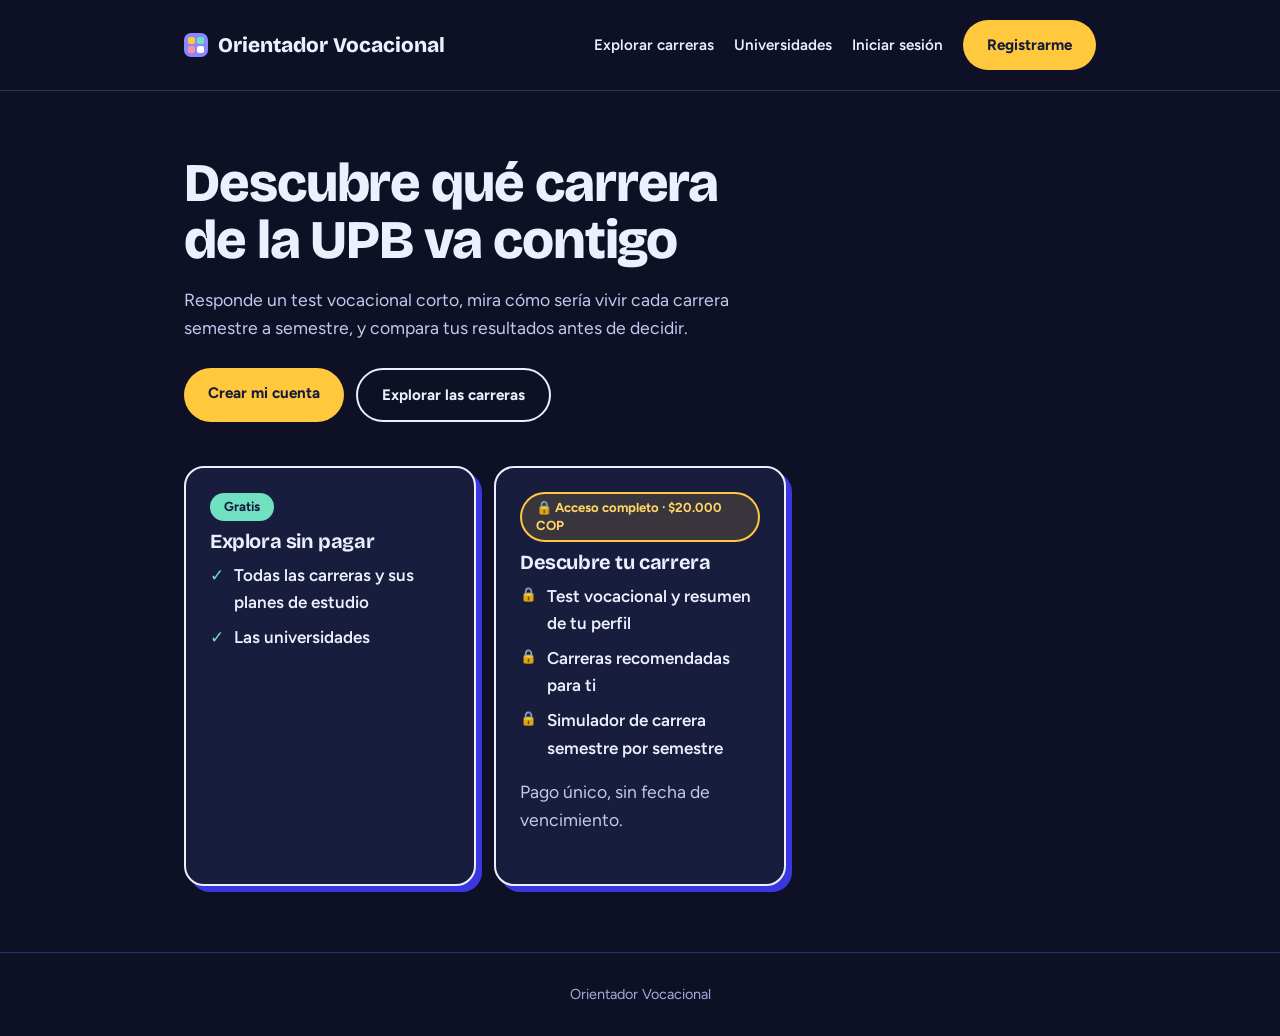
<file: proyecto-registro/src/main/resources/static/index.html>
<!DOCTYPE html>
<html lang="es">
<head>
    <meta charset="UTF-8">
    <meta name="viewport" content="width=device-width, initial-scale=1">
    <title>Orientador Vocacional</title>
    <link rel="preconnect" href="https://fonts.googleapis.com">
    <link rel="preconnect" href="https://fonts.gstatic.com" crossorigin>
    <link href="https://fonts.googleapis.com/css2?family=Bricolage+Grotesque:opsz,wght@12..96,500;12..96,800&family=Figtree:wght@400;500;600&display=swap" rel="stylesheet">
    <link rel="stylesheet" href="css/estilo.css">
</head>
<body>
<header class="nav" id="nav"></header>
<main class="wrap hero">
    <h1>Descubre qué carrera de la UPB va contigo</h1>
    <p>Responde un test vocacional corto, mira cómo sería vivir cada carrera semestre a semestre, y compara tus resultados antes de decidir.</p>
    <div class="acts">
        <a class="btn sun" id="btnPrincipal" href="registro.html">Crear mi cuenta</a>
        <a class="btn outline" href="explorar.html">Explorar las carreras</a>
    </div>

    <div class="grid-cards" style="margin-top:44px">
        <div class="card">
            <span class="badge-area">Gratis</span>
            <h3>Explora sin pagar</h3>
            <ul class="lista-incluye gratis">
                <li>Todas las carreras y sus planes de estudio</li>
                <li>Las universidades</li>
            </ul>
        </div>
        <div class="card">
            <span class="badge-bloqueado">🔒 Acceso completo · $20.000 COP</span>
            <h3>Descubre tu carrera</h3>
            <ul class="lista-incluye con-candado">
                <li>Test vocacional y resumen de tu perfil</li>
                <li>Carreras recomendadas para ti</li>
                <li>Simulador de carrera semestre por semestre</li>
            </ul>
            <p class="motivo">Pago único, sin fecha de vencimiento.</p>
        </div>
    </div>
</main>
<footer class="pie">Orientador Vocacional</footer>
<script src="js/utilidadesDom.js"></script>
<script src="js/sesion.js"></script>
<script src="js/index.js"></script>
</body>
</html>
</file>
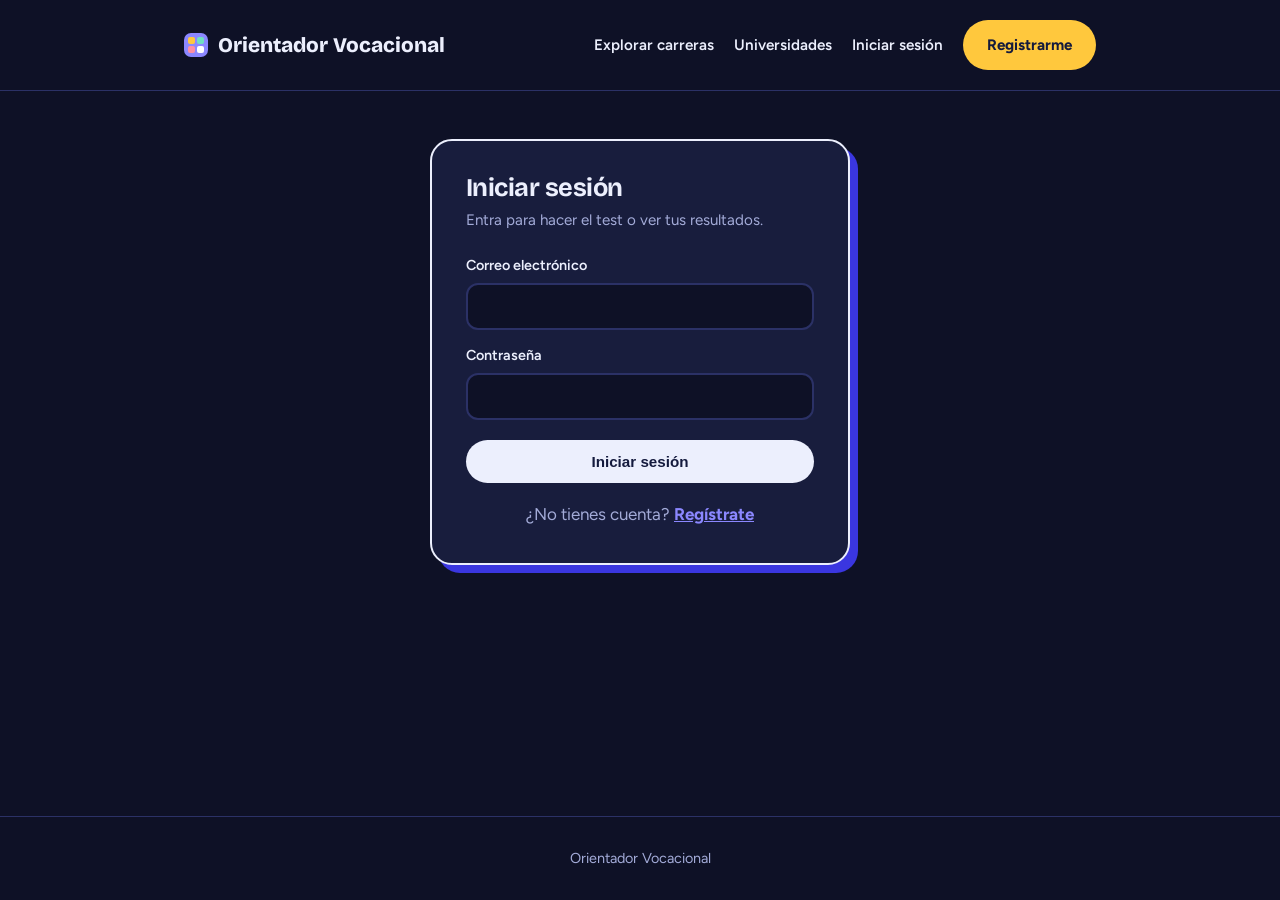
<file: proyecto-registro/src/main/resources/static/admin.html>
<!DOCTYPE html>
<html lang="es">
<head>
    <meta charset="UTF-8">
    <meta name="viewport" content="width=device-width, initial-scale=1">
    <title>Panel de administración - Orientador Vocacional</title>
    <meta name="robots" content="noindex">
    <link rel="preconnect" href="https://fonts.googleapis.com">
    <link rel="preconnect" href="https://fonts.gstatic.com" crossorigin>
    <link href="https://fonts.googleapis.com/css2?family=Bricolage+Grotesque:opsz,wght@12..96,500;12..96,800&family=Figtree:wght@400;500;600&display=swap" rel="stylesheet">
    <link rel="stylesheet" href="css/estilo.css">
</head>
<body data-requiere-sesion>
<header class="nav" id="nav"></header>
<main class="wrap" id="panelAdmin" hidden>
    <h1 style="margin:28px 0 8px">Panel de administración</h1>
    <p style="color:var(--suave);margin-bottom:20px">
        Gestiona el catálogo de la aplicación y consulta usuarios y pagos. Los cambios se ven de inmediato.
    </p>

    <div class="pestanas" id="pestanas" role="tablist"></div>
    <div id="mensajeAdmin" aria-live="polite"></div>
    <section id="contenidoAdmin"></section>
</main>
<footer class="pie">Orientador Vocacional</footer>
<script src="js/utilidadesDom.js"></script>
<script src="js/sesion.js"></script>
<script src="js/admin.js"></script>
</body>
</html>
</file>
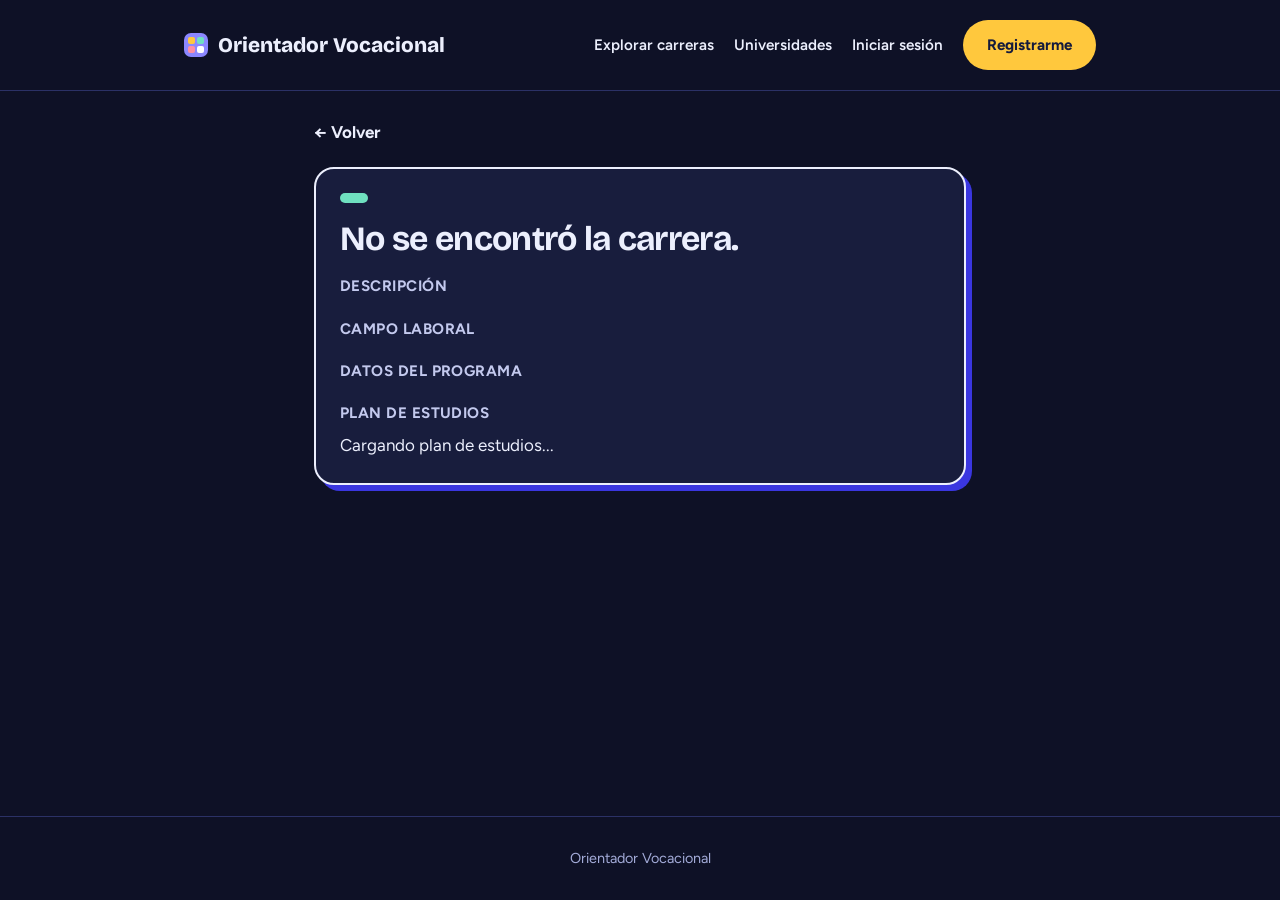
<file: proyecto-registro/src/main/resources/static/carrera-detalle.html>
<!DOCTYPE html>
<html lang="es">
<head>
    <meta charset="UTF-8">
    <title>Detalle de la carrera - Orientador Vocacional</title>
    <link rel="preconnect" href="https://fonts.googleapis.com">
    <link rel="preconnect" href="https://fonts.gstatic.com" crossorigin>
    <link href="https://fonts.googleapis.com/css2?family=Bricolage+Grotesque:opsz,wght@12..96,500;12..96,800&family=Figtree:wght@400;500;600&display=swap" rel="stylesheet">
    <link rel="stylesheet" href="css/estilo.css">
</head>
<body>
<header class="nav" id="nav"></header>
<main class="wrap" style="max-width:700px">
    <a href="#" id="linkVolver" style="display:inline-block;margin:20px 0;font-weight:700;text-decoration:none">&larr; Volver</a>

    <div class="card">
        <span id="badgeArea" class="badge-area"></span>
        <h1 id="nombreCarrera">Cargando...</h1>

        <div id="bloqueAfinidad" class="bar" style="display:none;margin-top:16px">
            <div><b>Tu afinidad</b><b id="textoAfinidad"></b></div>
            <span><i id="barraAfinidad" style="width:0%"></i></span>
        </div>
        <p id="motivoRecomendacion" class="motivo"></p>

        <div class="detalle-seccion">
            <h4>Descripción</h4>
            <p id="descripcionCarrera"></p>
        </div>

        <div class="detalle-seccion">
            <h4>Campo laboral</h4>
            <p id="campoLaboralCarrera"></p>
        </div>

        <div class="detalle-seccion">
            <h4>Datos del programa</h4>
            <p id="datosExtra"></p>
        </div>

        <div class="detalle-seccion">
            <h4>Plan de estudios</h4>
            <div id="contenidoPensum">Cargando plan de estudios...</div>
        </div>
    </div>
</main>
<footer class="pie">Orientador Vocacional</footer>
<script src="js/utilidadesDom.js"></script>
<script src="js/sesion.js"></script>
<script src="js/pensumVista.js"></script>
<script src="js/carrera-detalle.js"></script>
</body>
</html>
</file>
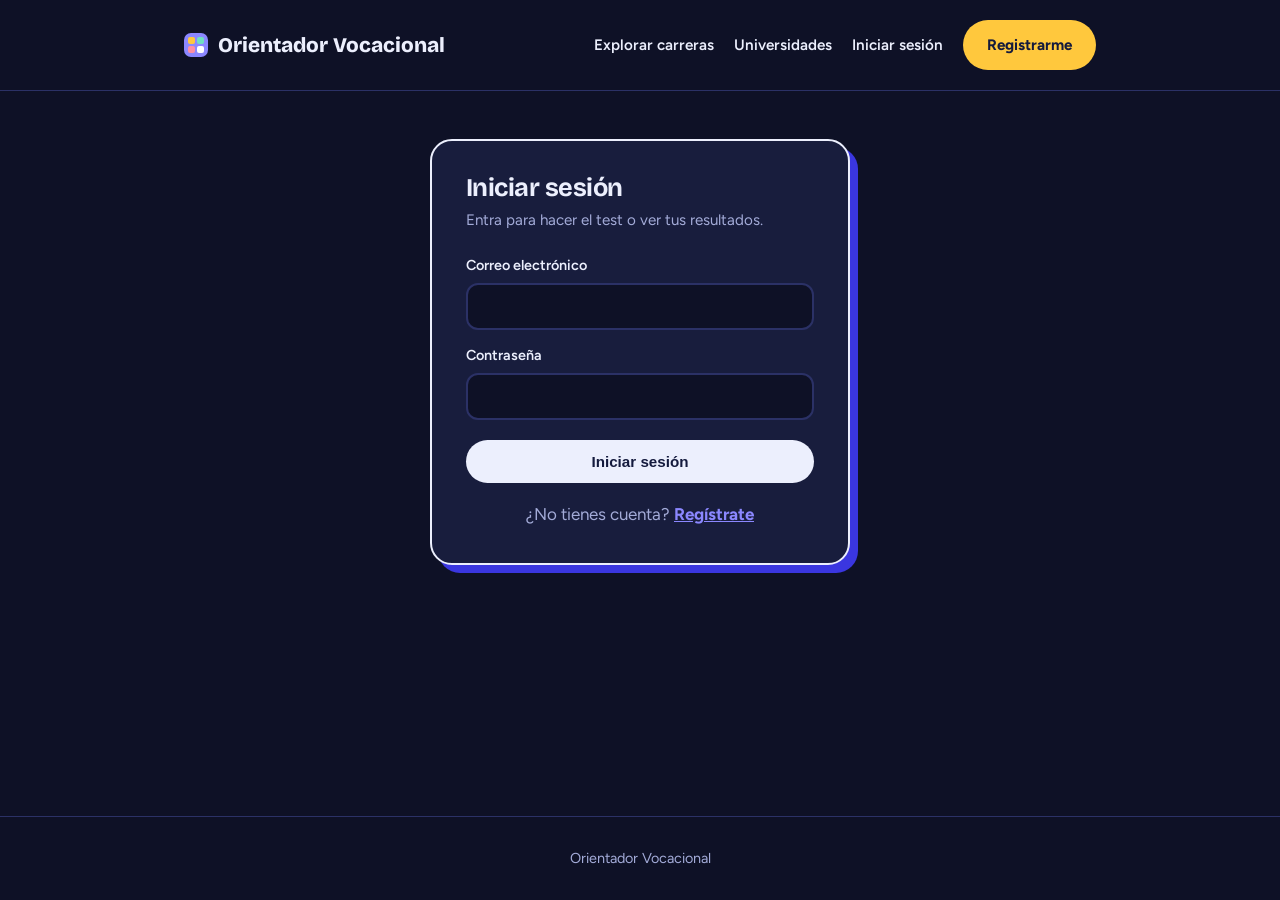
<file: proyecto-registro/src/main/resources/static/carreras.html>
<!DOCTYPE html>
<html lang="es">
<head>
    <meta charset="UTF-8">
    <title>Carreras recomendadas - Orientador Vocacional</title>
    <link rel="preconnect" href="https://fonts.googleapis.com">
    <link rel="preconnect" href="https://fonts.gstatic.com" crossorigin>
    <link href="https://fonts.googleapis.com/css2?family=Bricolage+Grotesque:opsz,wght@12..96,500;12..96,800&family=Figtree:wght@400;500;600&display=swap" rel="stylesheet">
    <link rel="stylesheet" href="css/estilo.css">
</head>
<body data-requiere-sesion data-requiere-acceso>
<header class="nav" id="nav"></header>
<main class="wrap">
    <h1 style="margin:28px 0 6px">Tus carreras recomendadas</h1>
    <p id="textoFechaCarreras" style="color:var(--suave);margin-bottom:20px">Según tus respuestas en el test vocacional.</p>

    <div id="avisoAfinidadBaja" class="alerta aviso" style="display:none">
        No encontramos una afinidad muy fuerte con ninguna área, pero aquí tienes las carreras que más se acercan a tu perfil.
    </div>

    <div id="listaCarreras" class="grid-cards"></div>
</main>
<footer class="pie">Orientador Vocacional</footer>
<script src="js/utilidadesDom.js"></script>
<script src="js/sesion.js"></script>
<script src="js/carreras.js"></script>
</body>
</html>
</file>
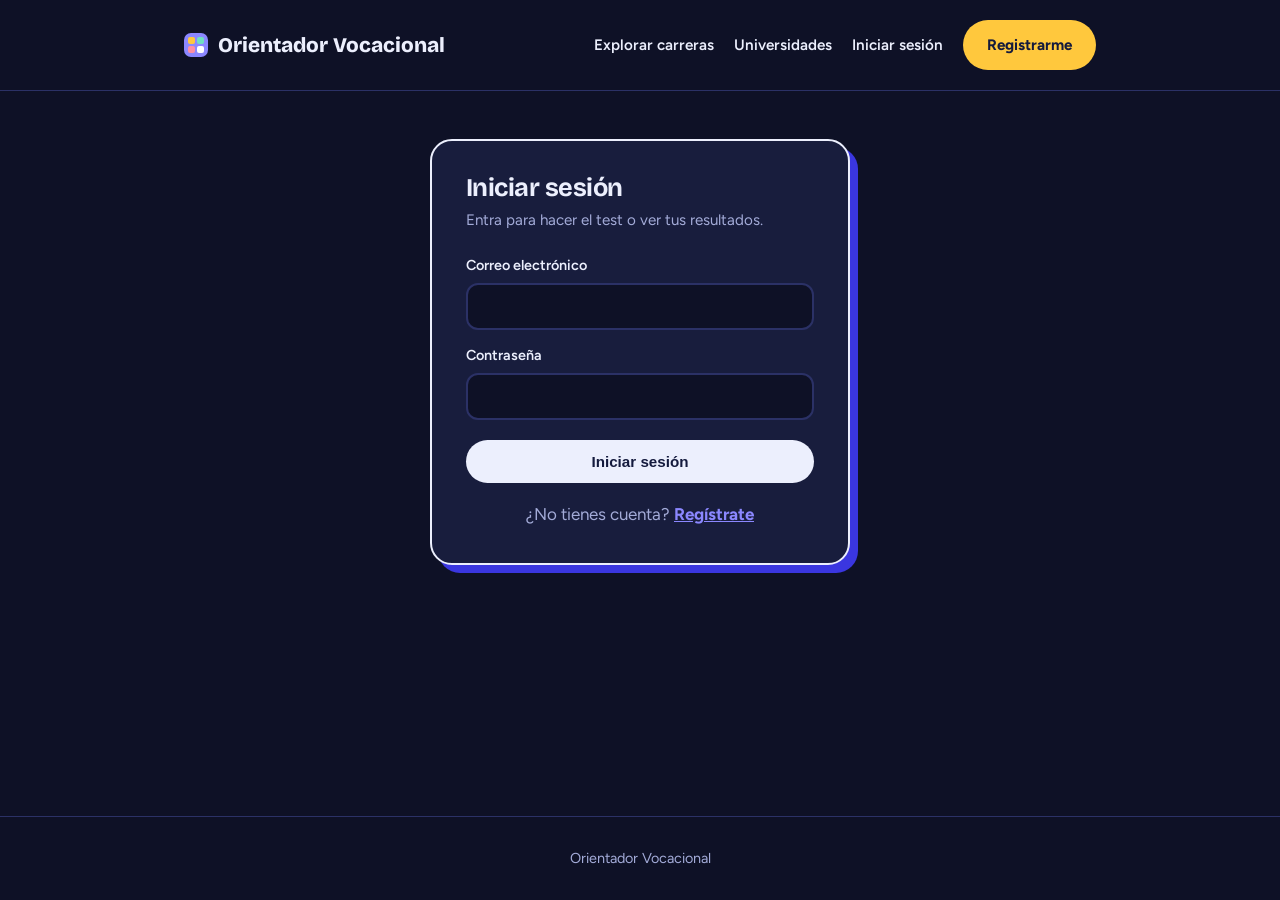
<file: proyecto-registro/src/main/resources/static/confirmacion.html>
<!DOCTYPE html>
<html lang="es">
<head>
    <meta charset="UTF-8">
    <meta name="viewport" content="width=device-width, initial-scale=1">
    <title>Resultado del pago - Orientador Vocacional</title>
    <link rel="preconnect" href="https://fonts.googleapis.com">
    <link rel="preconnect" href="https://fonts.gstatic.com" crossorigin>
    <link href="https://fonts.googleapis.com/css2?family=Bricolage+Grotesque:opsz,wght@12..96,500;12..96,800&family=Figtree:wght@400;500;600&display=swap" rel="stylesheet">
    <link rel="stylesheet" href="css/estilo.css">
</head>
<body data-requiere-sesion>
<header class="nav" id="nav"></header>
<main class="wrap" style="max-width:560px">
    <div id="resultadoPago" class="resultado-pago">Cargando resultado...</div>
</main>
<footer class="pie">Orientador Vocacional</footer>
<script src="js/utilidadesDom.js"></script>
<script src="js/sesion.js"></script>
<script src="js/confirmacion.js"></script>
</body>
</html>
</file>
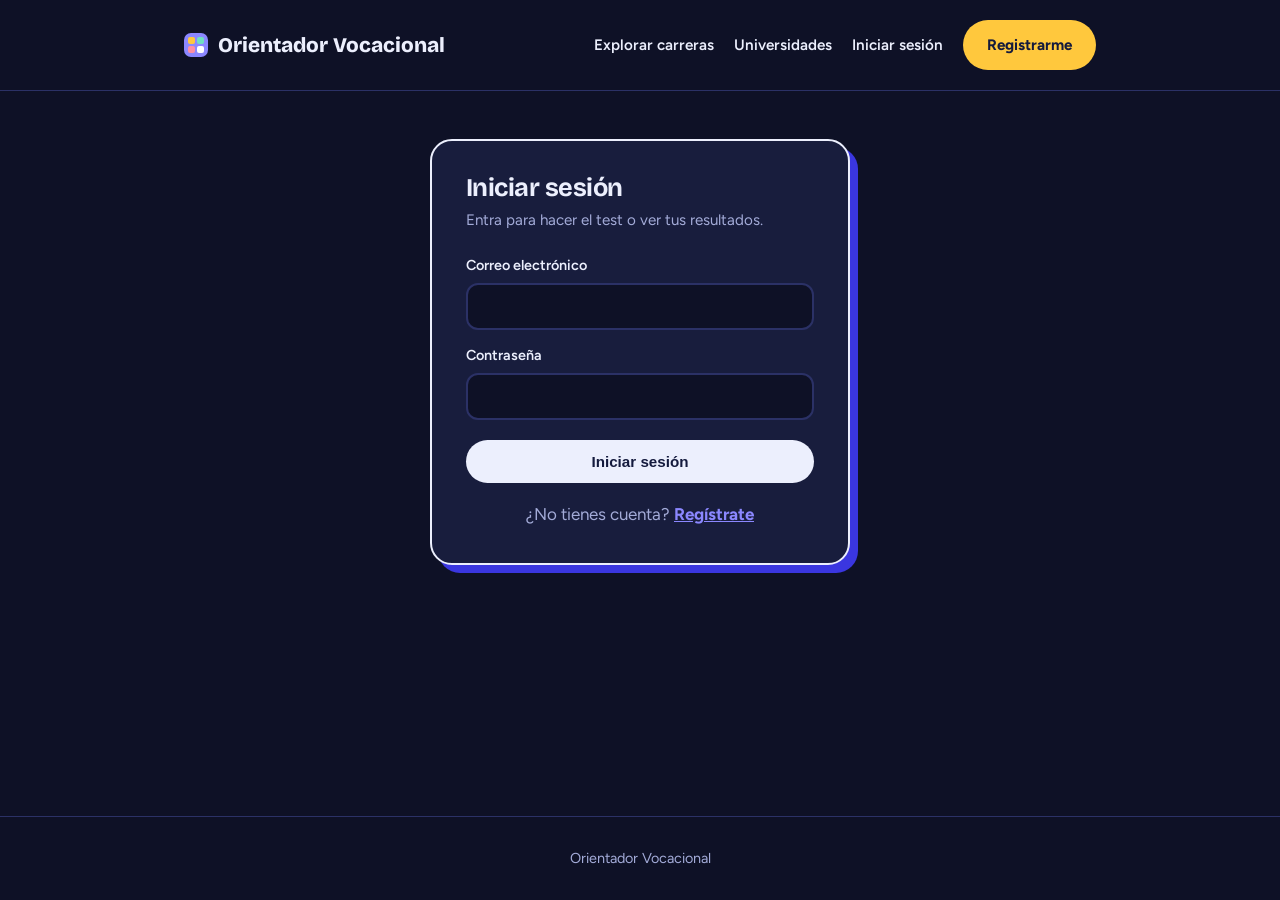
<file: proyecto-registro/src/main/resources/static/login.html>
<!DOCTYPE html>
<html lang="es">
<head>
    <meta charset="UTF-8">
    <title>Iniciar sesión - Orientador Vocacional</title>
    <link rel="preconnect" href="https://fonts.googleapis.com">
    <link rel="preconnect" href="https://fonts.gstatic.com" crossorigin>
    <link href="https://fonts.googleapis.com/css2?family=Bricolage+Grotesque:opsz,wght@12..96,500;12..96,800&family=Figtree:wght@400;500;600&display=swap" rel="stylesheet">
    <link rel="stylesheet" href="css/estilo.css">
</head>
<body data-solo-invitados>
<header class="nav" id="nav"></header>
<div class="form-card">
    <h2>Iniciar sesión</h2>
    <p class="sub">Entra para hacer el test o ver tus resultados.</p>

    <form id="formLogin">
        <label for="correo">Correo electrónico</label>
        <input type="email" id="correo" required>

        <label for="contrasena">Contraseña</label>
        <input type="password" id="contrasena" required>

        <div id="mensajeError"></div>

        <button type="submit" class="btn block" style="margin-top:20px">Iniciar sesión</button>
    </form>

    <p style="margin-top:18px;text-align:center;color:var(--suave)">¿No tienes cuenta? <a href="registro.html" style="color:var(--blue);font-weight:700">Regístrate</a></p>
</div>
<footer class="pie">Orientador Vocacional</footer>
<script src="js/utilidadesDom.js"></script>
<script src="js/sesion.js"></script>
<script src="js/login.js"></script>
</body>
</html>
</file>
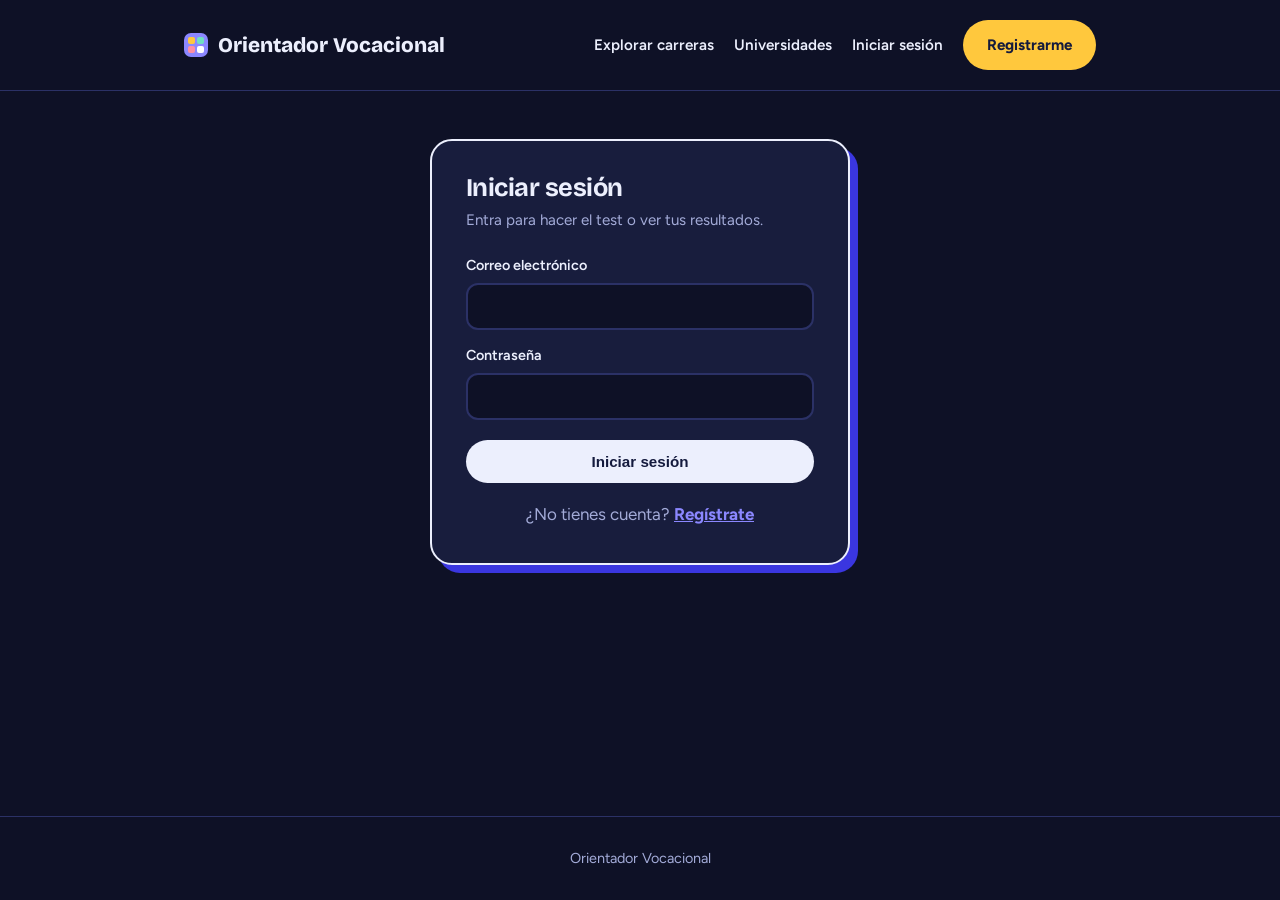
<file: proyecto-registro/src/main/resources/static/pago.html>
<!DOCTYPE html>
<html lang="es">
<head>
    <meta charset="UTF-8">
    <meta name="viewport" content="width=device-width, initial-scale=1">
    <title>Desbloquear acceso - Orientador Vocacional</title>
    <link rel="preconnect" href="https://fonts.googleapis.com">
    <link rel="preconnect" href="https://fonts.gstatic.com" crossorigin>
    <link href="https://fonts.googleapis.com/css2?family=Bricolage+Grotesque:opsz,wght@12..96,500;12..96,800&family=Figtree:wght@400;500;600&display=swap" rel="stylesheet">
    <link rel="stylesheet" href="css/estilo.css">
</head>
<body data-requiere-sesion>
<header class="nav" id="nav"></header>
<main class="wrap" style="max-width:640px">
    <h1 style="margin:28px 0 6px">Desbloquea tu orientación vocacional</h1>
    <p style="color:var(--suave);margin-bottom:20px">Un solo pago y tienes acceso completo, sin fecha de vencimiento.</p>

    <div id="mensajePago"></div>
    <div id="contenidoPago">Cargando...</div>
</main>
<footer class="pie">Orientador Vocacional</footer>
<script src="js/utilidadesDom.js"></script>
<script src="js/sesion.js"></script>
<script src="js/pago.js"></script>
</body>
</html>
</file>
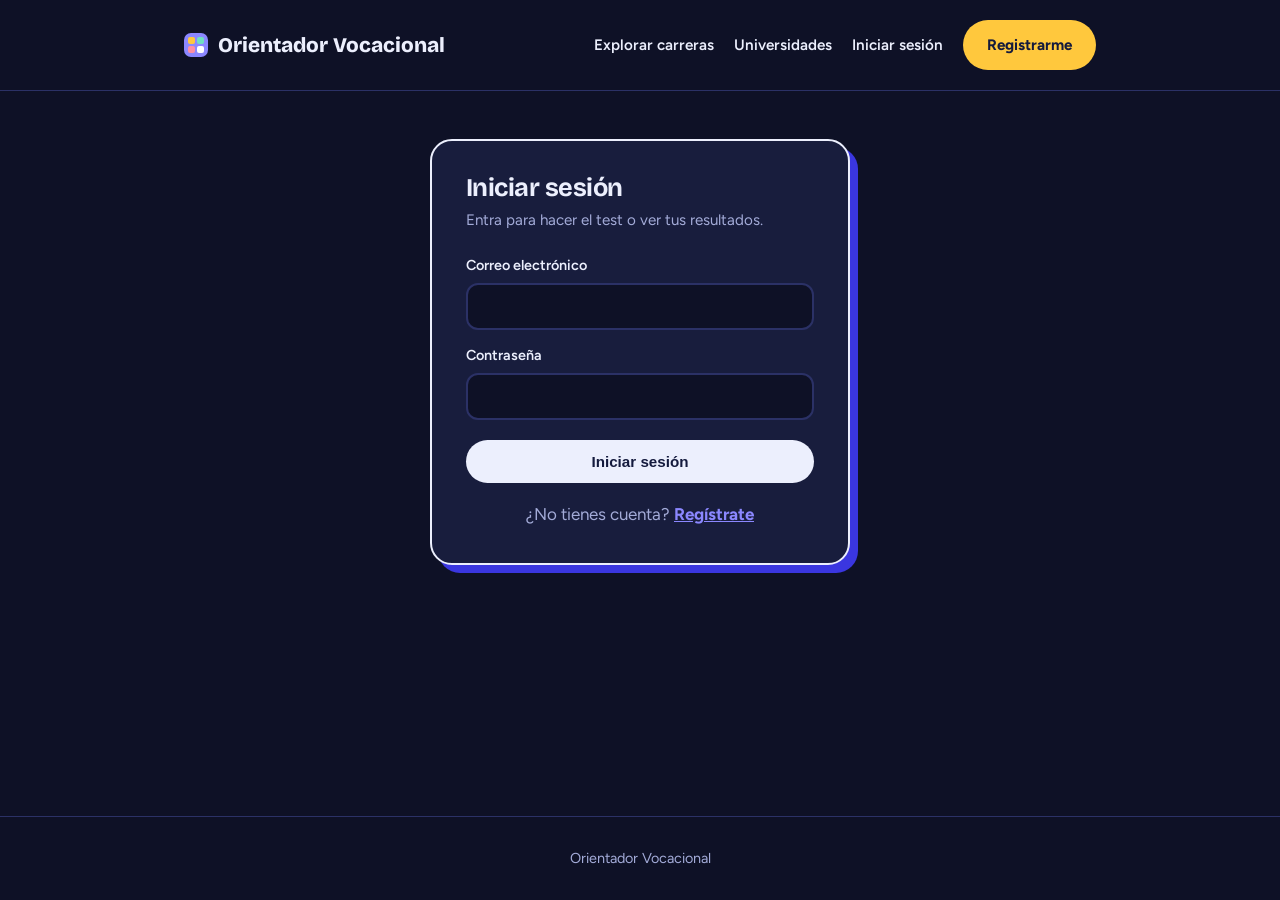
<file: proyecto-registro/src/main/resources/static/pasarela.html>
<!DOCTYPE html>
<html lang="es">
<head>
    <meta charset="UTF-8">
    <meta name="viewport" content="width=device-width, initial-scale=1">
    <title>Pasarela de pagos de prueba - Orientador Vocacional</title>
    <link rel="preconnect" href="https://fonts.googleapis.com">
    <link rel="preconnect" href="https://fonts.gstatic.com" crossorigin>
    <link href="https://fonts.googleapis.com/css2?family=Bricolage+Grotesque:opsz,wght@12..96,500;12..96,800&family=Figtree:wght@400;500;600&display=swap" rel="stylesheet">
    <link rel="stylesheet" href="css/estilo.css">
</head>
<body data-requiere-sesion>
<header class="nav" id="nav"></header>
<main class="wrap" style="max-width:520px">
    <div class="banner-pruebas">Modo de pruebas · Este pago es simulado, no se cobra dinero real</div>

    <div id="mensajePasarela"></div>

    <div class="card" id="tarjetaPasarela" hidden>
        <div class="pasarela-cabecera">
            <b>PasarelaDemo</b>
            <span>Pago seguro simulado</span>
        </div>

        <dl class="datos-pago">
            <dt>Comercio</dt><dd>Orientador Vocacional</dd>
            <dt>Concepto</dt><dd>Acceso completo</dd>
            <dt>Referencia</dt><dd id="textoReferencia"></dd>
            <dt>Total</dt><dd><b id="textoMonto"></b></dd>
        </dl>

        <form id="formPago">
            <label for="nombreTitular">Nombre en la tarjeta</label>
            <input type="text" id="nombreTitular" autocomplete="off" maxlength="60" required>

            <label for="numeroTarjeta">Número de la tarjeta</label>
            <input type="text" id="numeroTarjeta" inputmode="numeric" autocomplete="off" maxlength="23" placeholder="4242 4242 4242 4242" required>

            <div class="fila-tarjeta">
                <div>
                    <label for="vencimiento">Vencimiento (MM/AA)</label>
                    <input type="text" id="vencimiento" inputmode="numeric" autocomplete="off" maxlength="5" placeholder="12/30" required>
                </div>
                <div>
                    <label for="cvv">Código de seguridad</label>
                    <input type="password" id="cvv" inputmode="numeric" autocomplete="off" maxlength="4" placeholder="123" required>
                </div>
            </div>

            <div class="acciones-pago">
                <button type="button" id="btnCancelar" class="btn outline">Cancelar</button>
                <button type="submit" id="btnPagar" class="btn sun">Pagar</button>
            </div>
        </form>
    </div>
</main>
<footer class="pie">Orientador Vocacional</footer>
<script src="js/utilidadesDom.js"></script>
<script src="js/sesion.js"></script>
<script src="js/pasarela.js"></script>
</body>
</html>
</file>
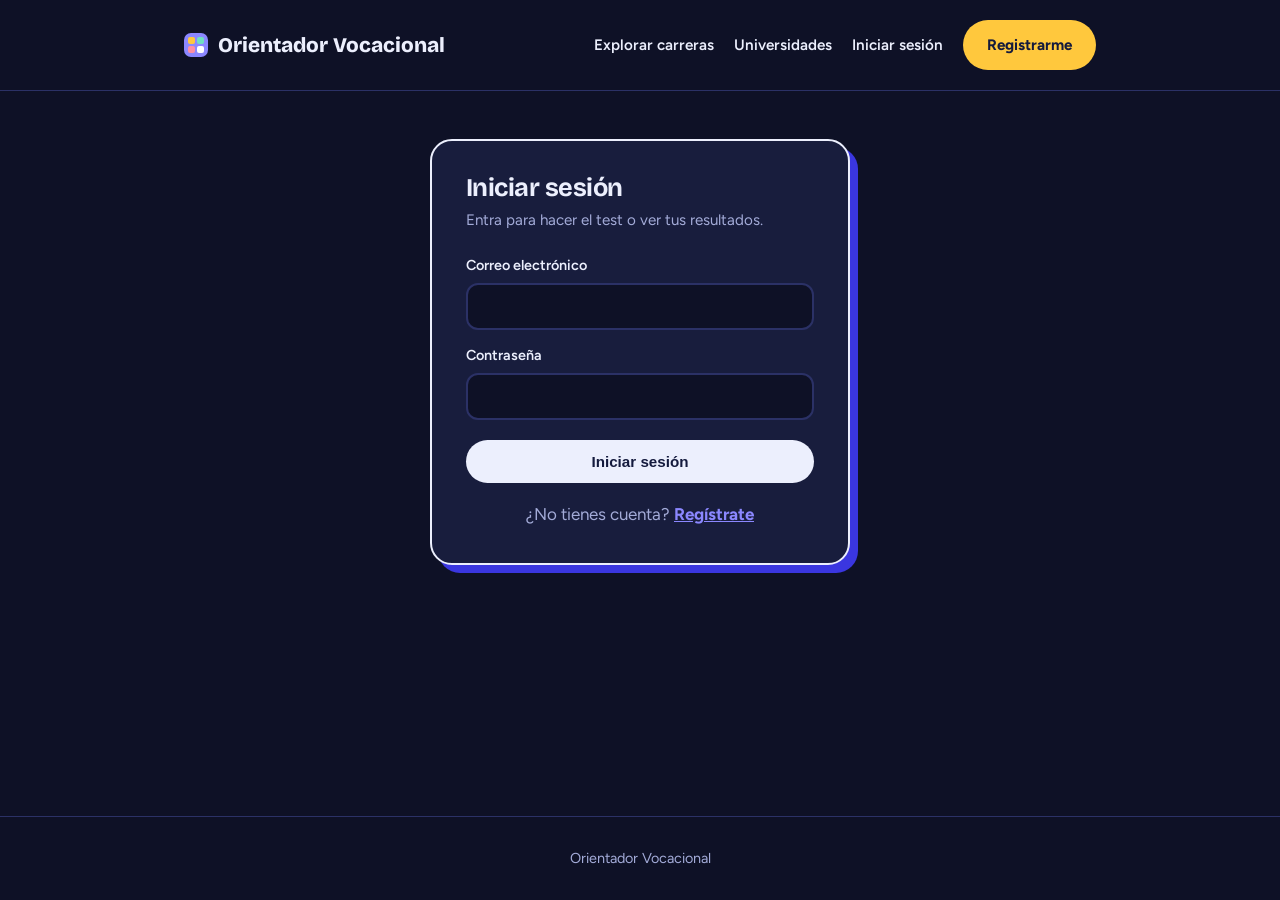
<file: proyecto-registro/src/main/resources/static/perfil.html>
<!DOCTYPE html>
<html lang="es">
<head>
    <meta charset="UTF-8">
    <title>Tu perfil vocacional - Orientador Vocacional</title>
    <link rel="preconnect" href="https://fonts.googleapis.com">
    <link rel="preconnect" href="https://fonts.gstatic.com" crossorigin>
    <link href="https://fonts.googleapis.com/css2?family=Bricolage+Grotesque:opsz,wght@12..96,500;12..96,800&family=Figtree:wght@400;500;600&display=swap" rel="stylesheet">
    <link rel="stylesheet" href="css/estilo.css">
</head>
<body data-requiere-sesion>
<header class="nav" id="nav"></header>
<main class="wrap">
    <h1 style="margin:28px 0 6px">Tu perfil vocacional</h1>
    <p style="color:var(--suave);margin-bottom:24px">Esto es lo que más se destacó en tus respuestas.</p>

    <section id="estadoAcceso" class="card"></section>

    <div id="seccionesPerfil">
    <div id="sinTests" class="card" hidden>
        <h3>Aún no tienes un test completado</h3>
        <p class="motivo">Cuando termines el test vocacional, aquí verás tus áreas dominantes, tu afinidad en cada área y tu historial.</p>
        <a class="btn sun" href="test.html" style="margin-top:14px">Hacer el test</a>
    </div>

    <section id="seccionDominantes" hidden>
        <h3 style="margin-bottom:4px">Tus áreas dominantes</h3>
        <p id="textoFechaPerfil" class="motivo" style="margin:0 0 14px"></p>
        <div id="listaDominantes" class="grid-cards"></div>
    </section>

    <section id="seccionAfinidad" hidden>
        <h3 style="margin:28px 0 4px">Tu afinidad en todas las áreas</h3>
        <p id="textoFechaAfinidad" class="motivo" style="margin:0 0 14px"></p>
        <div id="listaCompleta" class="card"></div>
    </section>

    <section id="seccionHistorial" hidden>
        <h3 style="margin:28px 0 12px">Tu historial de tests</h3>
        <div id="listaHistorial" class="historial"></div>
    </section>

    </div>
</main>
<footer class="pie">Orientador Vocacional</footer>
<script src="js/utilidadesDom.js"></script>
<script src="js/sesion.js"></script>
<script src="js/perfil.js"></script>
</body>
</html>
</file>
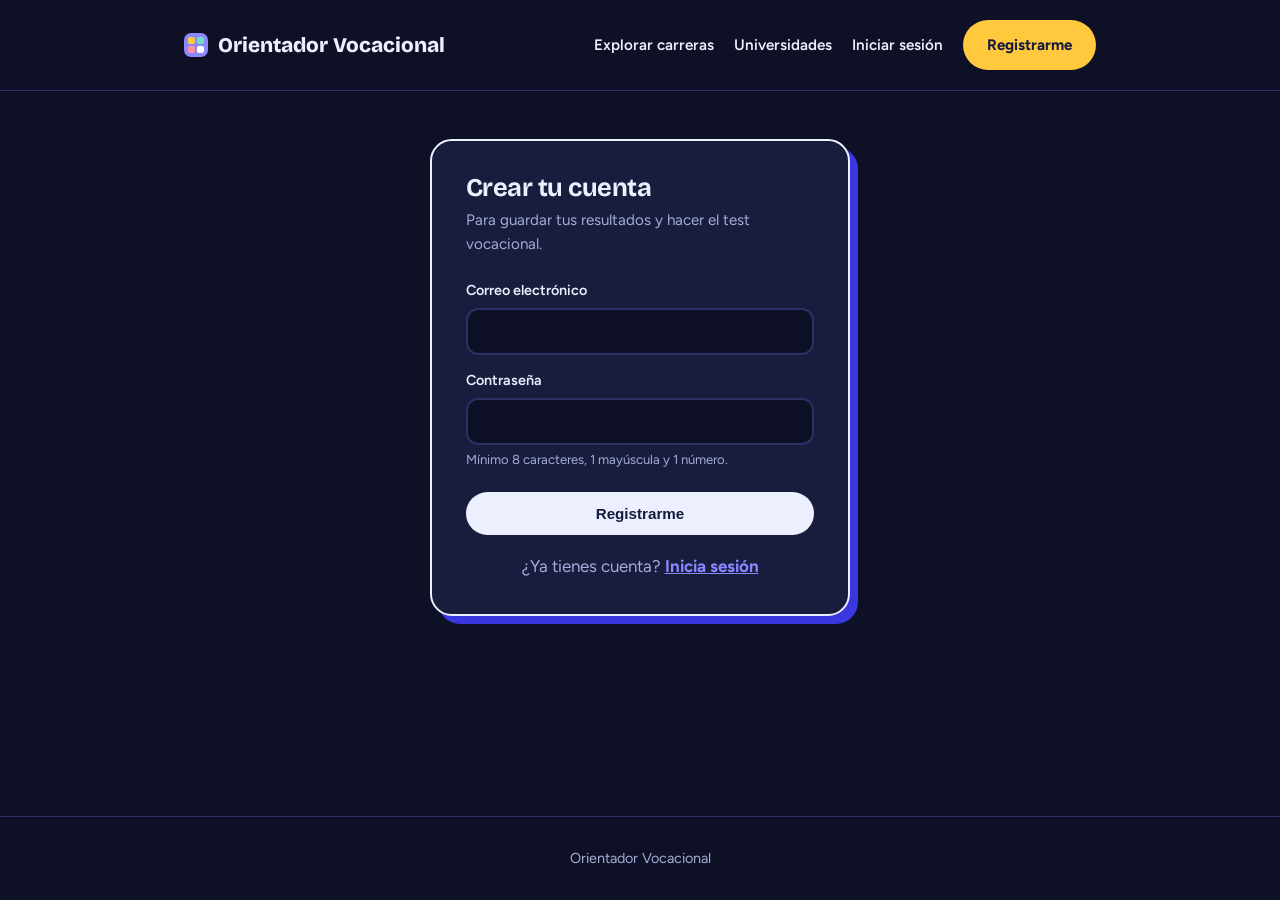
<file: proyecto-registro/src/main/resources/static/registro.html>
<!DOCTYPE html>
<html lang="es">
<head>
    <meta charset="UTF-8">
    <title>Crear cuenta - Orientador Vocacional</title>
    <link rel="preconnect" href="https://fonts.googleapis.com">
    <link rel="preconnect" href="https://fonts.gstatic.com" crossorigin>
    <link href="https://fonts.googleapis.com/css2?family=Bricolage+Grotesque:opsz,wght@12..96,500;12..96,800&family=Figtree:wght@400;500;600&display=swap" rel="stylesheet">
    <link rel="stylesheet" href="css/estilo.css">
</head>
<body data-solo-invitados>
<header class="nav" id="nav"></header>
<div class="form-card">
    <h2>Crear tu cuenta</h2>
    <p class="sub">Para guardar tus resultados y hacer el test vocacional.</p>

    <form id="formRegistro">
        <label for="correo">Correo electrónico</label>
        <input type="email" id="correo" required>

        <label for="contrasena">Contraseña</label>
        <input type="password" id="contrasena" required>
        <small>Mínimo 8 caracteres, 1 mayúscula y 1 número.</small>

        <div id="mensajeError"></div>

        <button type="submit" class="btn block" style="margin-top:20px">Registrarme</button>
    </form>

    <p style="margin-top:18px;text-align:center;color:var(--suave)">¿Ya tienes cuenta? <a href="login.html" style="color:var(--blue);font-weight:700">Inicia sesión</a></p>
</div>
<footer class="pie">Orientador Vocacional</footer>
<script src="js/utilidadesDom.js"></script>
<script src="js/sesion.js"></script>
<script src="js/registro.js"></script>
</body>
</html>
</file>
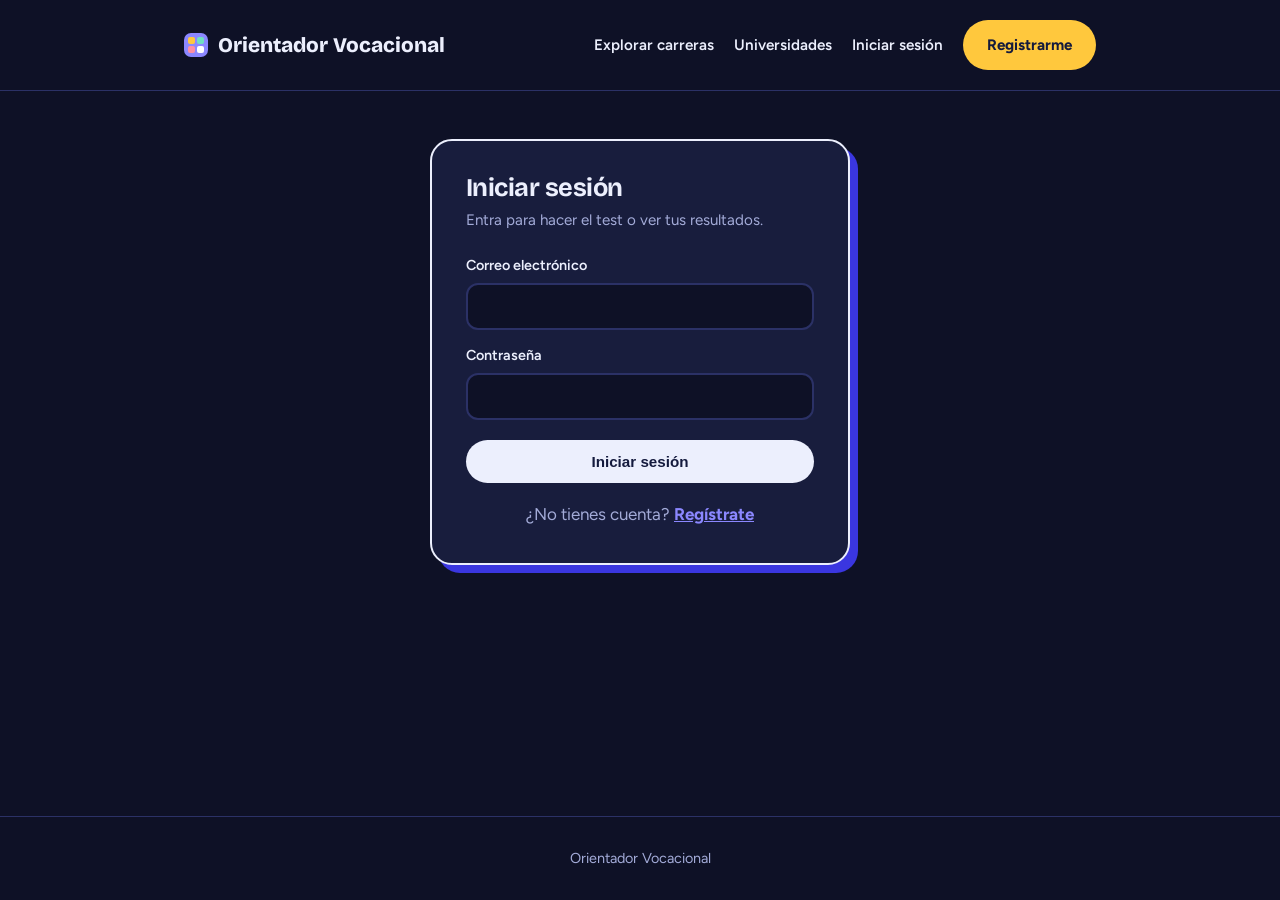
<file: proyecto-registro/src/main/resources/static/simulador.html>
<!DOCTYPE html>
<html lang="es">
<head>
    <meta charset="UTF-8">
    <meta name="viewport" content="width=device-width, initial-scale=1">
    <title>Simulador de carrera - Orientador Vocacional</title>
    <link rel="preconnect" href="https://fonts.googleapis.com">
    <link rel="preconnect" href="https://fonts.gstatic.com" crossorigin>
    <link href="https://fonts.googleapis.com/css2?family=Bricolage+Grotesque:opsz,wght@12..96,500;12..96,800&family=Figtree:wght@400;500;600&display=swap" rel="stylesheet">
    <link rel="stylesheet" href="css/estilo.css">
</head>
<body data-requiere-sesion data-requiere-acceso>
<header class="nav" id="nav"></header>
<main class="wrap" style="max-width:760px">
    <a href="#" id="linkVolver" style="display:inline-block;margin:20px 0;font-weight:700;text-decoration:none">&larr; Volver al detalle de la carrera</a>

    <h1 id="nombreCarrera">Cargando simulación...</h1>
    <div id="mensajeError"></div>

    <section id="simulacion" hidden>
        <div id="avisoReferencial" class="alerta aviso" style="margin-top:14px"></div>

        <div class="bar" style="margin-top:20px">
            <div><b id="textoProgreso"></b></div>
            <span><i id="barraProgreso" style="width:0%"></i></span>
        </div>

        <ol id="lineaTiempo" class="linea-tiempo" aria-label="Semestres de la carrera"></ol>

        <div id="tarjetaSemestre" class="card" aria-live="polite"></div>

        <div class="controles-simulador">
            <button id="btnAnterior" class="btn outline" type="button">Anterior</button>
            <button id="btnSiguiente" class="btn" type="button">Siguiente</button>
        </div>

        <section id="resumenFinal" class="card resumen-final" hidden>
            <h2>Resumen general de la carrera</h2>
            <dl id="datosResumen" class="datos-resumen"></dl>
            <p id="avisoResumen" class="motivo"></p>
        </section>
    </section>
</main>
<footer class="pie">Orientador Vocacional</footer>
<script src="js/utilidadesDom.js"></script>
<script src="js/sesion.js"></script>
<script src="js/barraProgreso.js"></script>
<script src="js/pensumVista.js"></script>
<script src="js/simulador.js"></script>
</body>
</html>
</file>
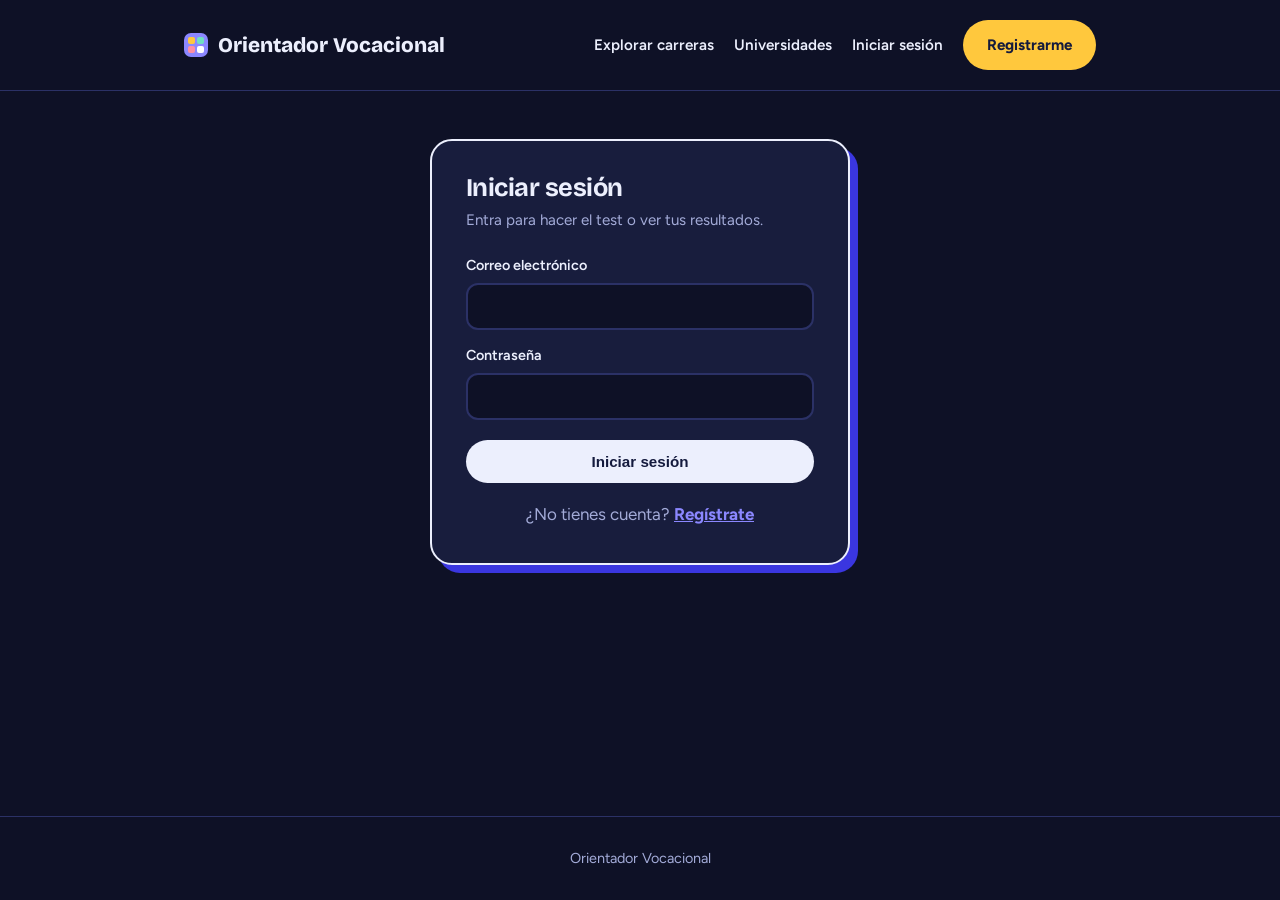
<file: proyecto-registro/src/main/resources/static/test.html>
<!DOCTYPE html>
<html lang="es">
<head>
    <meta charset="UTF-8">
    <title>Test Vocacional - Orientador Vocacional</title>
    <link rel="preconnect" href="https://fonts.googleapis.com">
    <link rel="preconnect" href="https://fonts.gstatic.com" crossorigin>
    <link href="https://fonts.googleapis.com/css2?family=Bricolage+Grotesque:opsz,wght@12..96,500;12..96,800&family=Figtree:wght@400;500;600&display=swap" rel="stylesheet">
    <link rel="stylesheet" href="css/estilo.css">
</head>
<body data-requiere-sesion data-requiere-acceso>
<header class="nav" id="nav"></header>

<main class="wrap" id="pantallaTest" style="max-width:600px">
    <div class="bar" style="margin-top:20px">
        <div><b id="textoProgreso">0 de 0 preguntas respondidas</b></div>
        <span><i id="barraProgreso" style="width:0%"></i></span>
    </div>

    <div class="card">
        <h3 id="pregunta">Cargando pregunta...</h3>
        <div id="opciones" style="margin-top:14px"></div>
        <div id="avisoError"></div>
    </div>

    <div style="display:flex;justify-content:space-between;margin-top:10px">
        <button id="btnAnterior" class="btn outline">Anterior</button>
        <button id="btnSiguiente" class="btn">Siguiente</button>
    </div>
</main>

<div id="pantallaCarga" class="pantalla-carga">
    <div class="spinner"></div>
    <p>Calculando tu resultado...</p>
</div>

<footer class="pie">Orientador Vocacional</footer>
<script src="js/utilidadesDom.js"></script>
<script src="js/sesion.js"></script>
<script src="js/barraProgreso.js"></script>
<script src="js/test.js"></script>
</body>
</html>
</file>
<file: proyecto-registro/src/main/resources/static/css/estilo.css>
:root{
  /* Modo oscuro: "ink" es el color del texto, "paper" el fondo, "white" la superficie de las tarjetas */
  --ink:#eceffd; --paper:#0e1126; --blue:#8b87ff; --sun:#ffc83d;
  --mint:#6fe0c0; --rose:#ff8fa3; --line:#2b3166; --white:#181d3d;
  --suave:#a3abd8; --medio:#c3c9ee; --sombra:#3a36e0; --texto-sobre-claro:#141a3d;
  --display:'Bricolage Grotesque',Georgia,sans-serif;
  --body:'Figtree',system-ui,-apple-system,'Segoe UI',sans-serif;
  color-scheme:dark;
}
*{box-sizing:border-box;margin:0;padding:0}
html{scroll-behavior:smooth}
body{min-height:100vh;display:flex;flex-direction:column;font-family:var(--body);color:var(--ink);background:var(--paper);line-height:1.6;font-size:1.0625rem;opacity:0;animation:aparecer .15s ease forwards}
@keyframes aparecer{to{opacity:1}}
h1,h2,h3{font-family:var(--display);line-height:1.05;letter-spacing:-.02em}
a{color:inherit}
:focus-visible{outline:3px solid var(--blue);outline-offset:3px;border-radius:6px}
.wrap{max-width:960px;width:100%;margin:0 auto;padding:0 24px}
body>main{flex:1 0 auto;padding-bottom:40px}
body>.form-card{width:100%}

/* Nav */
header.nav{padding:20px 0;border-bottom:1px solid var(--line);margin-bottom:8px}
header.nav .wrap{display:flex;align-items:center;justify-content:space-between;gap:16px;flex-wrap:wrap}
.logo{font-family:var(--display);font-weight:800;font-size:1.3rem;text-decoration:none;display:flex;align-items:center;gap:10px}
.logo i{width:24px;height:24px;border-radius:7px;background:var(--blue);display:grid;grid-template-columns:1fr 1fr;gap:2px;padding:4px}
.logo i b{background:var(--sun);border-radius:2px;display:block}
.logo i b:nth-child(2){background:var(--mint)}
.logo i b:nth-child(3){background:var(--rose)}
.logo i b:nth-child(4){background:#fff}
.nav-links{display:flex;gap:20px;font-weight:600;align-items:center;flex-wrap:wrap}
.nav-links a{text-decoration:none;font-size:.95rem}
.nav-links a:hover{text-decoration:underline;text-underline-offset:5px}

/* Botones */
.btn{display:inline-block;background:var(--ink);color:var(--texto-sobre-claro);padding:13px 24px;border-radius:999px;font-weight:700;text-decoration:none;border:none;cursor:pointer;font-size:.95rem;transition:transform .15s,background .15s}
.btn:hover{background:var(--blue);color:var(--texto-sobre-claro);transform:translateY(-2px)}
.btn:active{transform:translateY(0)}
.btn.sun{background:var(--sun);color:var(--texto-sobre-claro)}
.btn.sun:hover{background:#ffd666}
.btn.outline{background:transparent;color:var(--ink);border:2px solid var(--ink)}
.btn.outline:hover{background:var(--ink);color:var(--texto-sobre-claro)}
.btn.block{display:block;width:100%;text-align:center}
.btn:disabled{opacity:.5;cursor:not-allowed;transform:none}

/* Tarjetas neo-brutalistas */
.card{background:var(--white);border:2px solid var(--ink);border-radius:20px;padding:24px;margin-bottom:18px;box-shadow:6px 6px 0 var(--sombra);transition:transform .15s,box-shadow .15s}
.card.hoverable:hover{transform:translate(-3px,-3px);box-shadow:9px 9px 0 var(--sombra)}
.card h3{font-size:1.25rem;margin-bottom:6px}

/* Hero (pagina de inicio) */
.hero{padding:56px 24px 48px}
.hero h1{font-size:clamp(2.2rem,5vw,3.4rem);font-weight:800;max-width:16ch}
.hero p{margin:16px 0 26px;max-width:52ch;color:var(--medio);font-size:1.1rem}
.hero .acts{display:flex;gap:12px;flex-wrap:wrap}

/* Formularios (registro / login) */
.form-card{max-width:420px;margin:40px auto;background:var(--white);border:2px solid var(--ink);border-radius:22px;padding:34px;box-shadow:8px 8px 0 var(--sombra)}
.form-card h2{margin-bottom:6px}
.form-card .sub{color:var(--suave);margin-bottom:22px;font-size:.95rem}
label{display:block;font-weight:600;font-size:.9rem;margin:14px 0 6px}
input[type=email],input[type=password],input[type=text]{width:100%;padding:12px 14px;border:2px solid var(--line);border-radius:12px;font-family:var(--body);font-size:1rem;transition:border-color .15s}
input{background:var(--paper);color:var(--ink)}
input:focus{border-color:var(--blue);outline:none}
small{color:var(--suave);font-size:.82rem}

/* Alertas */
.alerta{border-radius:14px;padding:12px 16px;margin:14px 0;font-weight:600;font-size:.92rem}
.alerta.error{background:rgba(255,143,163,.14);color:#ffb3c1;border:2px solid var(--rose)}
.alerta.aviso{background:rgba(255,200,61,.14);color:#ffd666;border:2px solid var(--sun)}
.alerta.exito{background:rgba(111,224,192,.12);color:#8cf0d2;border:2px solid var(--mint)}

/* Badges */
.badge-area{display:inline-block;background:var(--mint);color:var(--texto-sobre-claro);padding:5px 14px;border-radius:16px;line-height:1.35;font-size:.82rem;font-weight:700;margin-bottom:10px}

/* Barra de afinidad / progreso */
.bar{margin-bottom:14px}
.bar div{display:flex;justify-content:space-between;font-weight:700;font-size:.95rem;margin-bottom:6px}
.bar span{display:block;height:14px;border-radius:99px;background:var(--line);overflow:hidden}
.bar span i{display:block;height:100%;border-radius:99px;background:var(--blue);transition:width .6s cubic-bezier(.3,1.2,.4,1)}

.motivo{color:var(--suave);font-size:.93rem;margin-top:8px}
.detalle-seccion{margin-top:18px}
.detalle-seccion h4{font-size:.95rem;margin-bottom:6px;color:var(--medio);text-transform:uppercase;letter-spacing:.03em}

/* Grilla de tarjetas */
.grid-cards{display:grid;grid-template-columns:repeat(auto-fill,minmax(260px,1fr));gap:18px}

/* Pantalla de carga */
.pantalla-carga{display:none;position:fixed;inset:0;background:rgba(6,8,22,.92);color:#eceffd;align-items:center;justify-content:center;flex-direction:column;gap:18px;z-index:50}
.spinner{width:48px;height:48px;border:5px solid #444b8c;border-top-color:var(--sun);border-radius:50%;animation:girar .8s linear infinite}
@keyframes girar{to{transform:rotate(360deg)}}

/* Opciones del test, como tarjetas seleccionables */
.opcion-test{display:block;border:2px solid var(--line);border-radius:14px;padding:14px 16px;margin:10px 0;cursor:pointer;font-weight:600;transition:border-color .15s,background .15s}
.opcion-test:hover{border-color:var(--blue)}
.opcion-test input{margin-right:10px}
.opcion-test.seleccionada{border-color:var(--blue);background:rgba(139,135,255,.18)}

footer.pie{padding:30px 0;border-top:1px solid var(--line);color:var(--suave);font-size:.9rem;text-align:center;margin-top:auto;flex-shrink:0}

@media(max-width:640px){
  .nav-links{display:none}
  .form-card{margin:24px auto;padding:24px}
}


/* Buscador */
.buscador{margin-bottom:22px;max-width:520px}
.buscador label{display:block;font-weight:700;margin-bottom:6px}
.buscador input{width:100%}
.buscador small{display:block;margin-top:6px;color:var(--suave)}

/* Etiquetas de informacion de universidades */
.badge-completa,.badge-parcial{display:inline-block;padding:5px 14px;border-radius:999px;font-size:.82rem;font-weight:700;margin-top:6px}
.badge-completa{background:rgba(111,224,192,.12);color:#8cf0d2;border:2px solid var(--mint)}
.badge-parcial{background:rgba(255,200,61,.14);color:#ffd666;border:2px solid var(--sun)}

/* Plan de estudios (pensum) */
.pensum-resumen{font-weight:700;margin-bottom:10px}
.semestre-bloque{border:2px solid var(--line);border-radius:14px;padding:10px 16px;margin-bottom:10px;background:var(--white)}
.semestre-bloque summary{cursor:pointer;font-weight:700;padding:6px 0}
.semestre-bloque .descripcion-semestre{color:var(--suave);font-size:.9rem;margin:6px 0 10px}
.tabla-pensum{width:100%;border-collapse:collapse;font-size:.92rem;margin-bottom:8px}
.tabla-pensum th,.tabla-pensum td{text-align:left;padding:8px 10px;border-bottom:1px solid var(--line);vertical-align:top}
.tabla-pensum th{font-size:.8rem;text-transform:uppercase;letter-spacing:.03em;color:var(--medio)}
.tabla-pensum td.num,.tabla-pensum th.num{text-align:right;white-space:nowrap}
.tabla-pensum tfoot td{font-weight:700;border-bottom:none}


/* Detalle de materia (ventana emergente al hacer clic) */
.materia-fila{cursor:pointer}
.materia-fila:hover{background:rgba(255,255,255,.06)}
.materia-boton{background:none;border:none;padding:0;font:inherit;color:inherit;text-align:left;cursor:pointer;text-decoration:underline dotted;text-underline-offset:4px}
.dialogo-materia{margin:auto;border:2px solid var(--ink);border-radius:20px;padding:0;max-width:420px;width:calc(100% - 32px);background:var(--white);color:var(--ink);box-shadow:6px 6px 0 var(--sombra)}
.dialogo-materia::backdrop{background:rgba(4,6,18,.75)}
.dialogo-materia .contenido-dialogo{padding:24px}
.dialogo-materia h3{font-size:1.25rem;margin-bottom:14px}
.datos-materia{display:grid;grid-template-columns:auto 1fr;gap:8px 16px;margin-bottom:18px}
.datos-materia dt{font-weight:700;color:var(--medio)}
.datos-materia dd{margin:0}
/* Simulador de carrera (linea de tiempo semestre por semestre) */
.linea-tiempo{list-style:none;display:flex;flex-wrap:wrap;gap:10px;margin:18px 0}
.paso-tiempo{display:flex;align-items:center}
.paso-tiempo:not(:last-child)::after{content:"";width:14px;height:3px;margin-left:10px;background:var(--line);border-radius:2px}
.paso-tiempo.hecho:not(:last-child)::after{background:var(--blue)}
.punto-tiempo{display:grid;place-items:center;width:36px;height:36px;border-radius:50%;border:2px solid var(--line);background:var(--white);font-weight:700;font-size:.9rem;color:var(--suave)}
.paso-tiempo.hecho .punto-tiempo{background:var(--blue);border-color:var(--blue);color:var(--texto-sobre-claro)}
.paso-tiempo.actual .punto-tiempo{background:var(--sun);border-color:var(--ink);color:var(--texto-sobre-claro);box-shadow:3px 3px 0 var(--sombra)}
.controles-simulador{display:flex;justify-content:space-between;gap:12px;margin:14px 0 22px}
.resumen-final{margin-top:8px}
.resumen-final h2{font-size:1.4rem;margin-bottom:14px}
.datos-resumen{display:grid;grid-template-columns:repeat(auto-fit,minmax(170px,1fr));gap:12px;margin-bottom:14px}
.dato-resumen{border:2px solid var(--line);border-radius:14px;padding:12px 14px;background:var(--paper)}
.dato-resumen dt{font-size:.8rem;text-transform:uppercase;letter-spacing:.03em;color:var(--medio)}
.dato-resumen dd{margin:0;font-family:var(--display);font-weight:800;font-size:1.3rem}

/* Materias en la simulacion (tarjeta con temas dificiles) */
.lista-materias-sim{display:grid;gap:12px;margin-top:14px}
.materia-sim{border:2px solid var(--line);border-radius:14px;padding:14px 16px;background:var(--paper)}
.materia-sim-encabezado{display:flex;justify-content:space-between;align-items:flex-start;gap:12px}
.materia-sim h3{font-size:1.05rem;margin:0}
.chip-creditos{flex-shrink:0;border:2px solid var(--blue);border-radius:999px;padding:2px 12px;font-size:.8rem;font-weight:700;color:var(--blue)}
.enfoque-materia{color:var(--suave);font-size:.88rem;margin:4px 0 0}
.materia-sim h4{font-size:.8rem;text-transform:uppercase;letter-spacing:.03em;color:var(--medio);margin:12px 0 4px}
.temas-dificiles{margin:0;padding-left:20px;font-size:.93rem}
.temas-dificiles li{margin-bottom:2px}
.total-semestre{font-weight:700;text-align:right;margin-top:4px}
.nota-electiva{margin:10px 0 0;font-size:.88rem;font-style:italic;color:var(--suave)}

/* ============================================================
   Sprint 10: acceso completo, pago y pasarela simulada
   ============================================================ */

/* Paginas que solo se ven pagando: se ocultan hasta confirmar el acceso (evita ver contenido y que luego salte a pagar). */
body[data-requiere-acceso]:not(.acceso-verificado) > main{visibility:hidden}

.lista-incluye{list-style:none;display:grid;gap:8px;margin-top:10px}
.lista-incluye li{display:flex;gap:10px;align-items:flex-start;font-weight:600}
.lista-incluye.gratis li::before{content:"✓";color:var(--mint);font-weight:800}
.lista-incluye.con-candado li::before{content:"🔒";font-size:.85rem;line-height:1.7}

.badge-bloqueado{display:inline-block;background:rgba(255,200,61,.14);color:#ffd666;border:2px solid var(--sun);padding:5px 14px;border-radius:999px;line-height:1.35;font-size:.82rem;font-weight:700;margin-bottom:10px}
.nota-bloqueo{margin:-4px 0 14px}

.precio-pago{display:flex;align-items:baseline;gap:10px;flex-wrap:wrap;margin:6px 0 14px}
.precio-pago strong{font-family:var(--display);font-size:2.4rem;line-height:1}
.precio-pago span{color:var(--suave);font-weight:600}

/* Pasarela simulada */
.banner-pruebas{background:rgba(255,200,61,.14);border:2px dashed var(--sun);color:#ffd666;border-radius:14px;padding:10px 16px;font-weight:700;font-size:.9rem;text-align:center;margin:24px 0 16px}
.pasarela-cabecera{display:flex;justify-content:space-between;align-items:center;gap:12px;flex-wrap:wrap;margin-bottom:16px;padding-bottom:12px;border-bottom:1px solid var(--line)}
.pasarela-cabecera b{font-family:var(--display);font-size:1.3rem}
.pasarela-cabecera span{color:var(--suave);font-size:.85rem}
.datos-pago{display:grid;grid-template-columns:auto 1fr;gap:6px 16px;margin-bottom:10px}
.datos-pago dt{font-weight:700;color:var(--medio)}
.datos-pago dd{margin:0;word-break:break-all}
.fila-tarjeta{display:grid;grid-template-columns:1fr 1fr;gap:14px}
.acciones-pago{display:flex;gap:12px;margin-top:22px;flex-wrap:wrap}
.acciones-pago .btn{flex:1;text-align:center;white-space:nowrap}
.resultado-pago h1{margin-bottom:12px}
.resultado-pago .acciones-pago{margin-top:18px}
@media(max-width:640px){
  .fila-tarjeta{grid-template-columns:1fr}
          }

/* Historial de tests (perfil) */
.historial{display:grid;gap:14px;margin-bottom:18px}
.historial>.btn{justify-self:start}
.intento{display:grid;grid-template-columns:84px 1fr;gap:18px;align-items:center;background:var(--white);border:2px solid var(--line);border-radius:18px;padding:14px 18px;transition:transform .15s,border-color .15s}
.intento:hover{transform:translateY(-2px);border-color:var(--blue)}
.intento[hidden]{display:none}
.intento.reciente{border-color:var(--blue)}
.intento-fecha{text-align:center;background:var(--paper);border:2px solid var(--line);border-radius:14px;padding:8px 4px;line-height:1.15}
.intento-fecha .dia{display:block;font-family:var(--display);font-weight:800;font-size:1.7rem}
.intento-fecha .mes{display:block;font-size:.72rem;text-transform:uppercase;color:var(--suave);font-weight:700}
.intento-fecha .hora{display:block;font-size:.72rem;color:var(--suave);margin-top:4px}
.intento-areas{display:flex;flex-wrap:wrap;gap:8px;align-items:center}
.etiqueta-reciente{background:var(--sun);color:var(--texto-sobre-claro);padding:3px 10px;border-radius:999px;font-size:.72rem;font-weight:800;text-transform:uppercase;letter-spacing:.04em}
.chip-area{display:inline-flex;gap:6px;align-items:center;background:var(--paper);border:2px solid var(--line);border-radius:999px;padding:5px 12px;font-size:.85rem;font-weight:600;line-height:1.3}
.chip-area b{color:var(--mint)}
.chip-area.principal{background:var(--mint);border-color:var(--mint);color:var(--texto-sobre-claro)}
.chip-area.principal b{color:var(--texto-sobre-claro)}
@media(max-width:640px){.intento{grid-template-columns:68px 1fr;gap:12px;padding:12px}.intento-fecha .dia{font-size:1.4rem}}
.btn-mini{padding:7px 16px;font-size:.82rem}
.intento-areas .btn-mini{margin-left:auto}

/* Panel de administracion */
.pestanas{display:flex;gap:8px;flex-wrap:wrap;margin-bottom:16px}
.pestana{background:transparent;color:var(--ink);border:2px solid var(--line);border-radius:999px;padding:8px 18px;font:inherit;font-weight:600;cursor:pointer}
.pestana:hover{border-color:var(--blue)}
.pestana.activa{background:var(--blue);border-color:var(--blue);color:var(--texto-sobre-claro)}
.indicadores{display:grid;grid-template-columns:repeat(auto-fit,minmax(200px,1fr));gap:14px}
.indicador{background:var(--white);border:1px solid var(--line);border-radius:16px;padding:18px}
.indicador strong{display:block;font-family:var(--display);font-size:1.8rem;color:var(--sun)}
.indicador span{color:var(--suave);font-size:.9rem}
.tabla-scroll{overflow-x:auto;margin-top:16px}
.tabla{width:100%;border-collapse:collapse;font-size:.92rem}
.tabla th,.tabla td{text-align:left;padding:10px 12px;border-bottom:1px solid var(--line);vertical-align:top}
.tabla th{color:var(--suave);font-weight:600;white-space:nowrap}
.acciones-fila{display:flex;gap:8px;flex-wrap:wrap}
.btn.btn-mini.peligro{border-color:var(--rose);color:var(--rose)}
.form-admin{background:var(--white);border:1px solid var(--line);border-radius:16px;padding:20px;display:grid;gap:10px;max-width:640px}
.form-admin label{font-weight:600;font-size:.92rem}
.form-admin label.casilla{display:flex;gap:10px;align-items:center}
.form-admin input[type=text],.form-admin input[type=number],.form-admin select,.form-admin textarea,.editor-texto input{width:100%;padding:10px 12px;border-radius:10px;border:1px solid var(--line);background:var(--paper);color:var(--ink);font:inherit}
.pregunta-admin{background:var(--white);border:1px solid var(--line);border-radius:16px;padding:16px;margin-bottom:14px;display:grid;gap:8px}
.pregunta-admin small{color:var(--suave)}
.opcion-admin{margin-left:16px;display:grid;gap:4px}
.editor-texto{display:flex;gap:8px;align-items:center}
</file>
